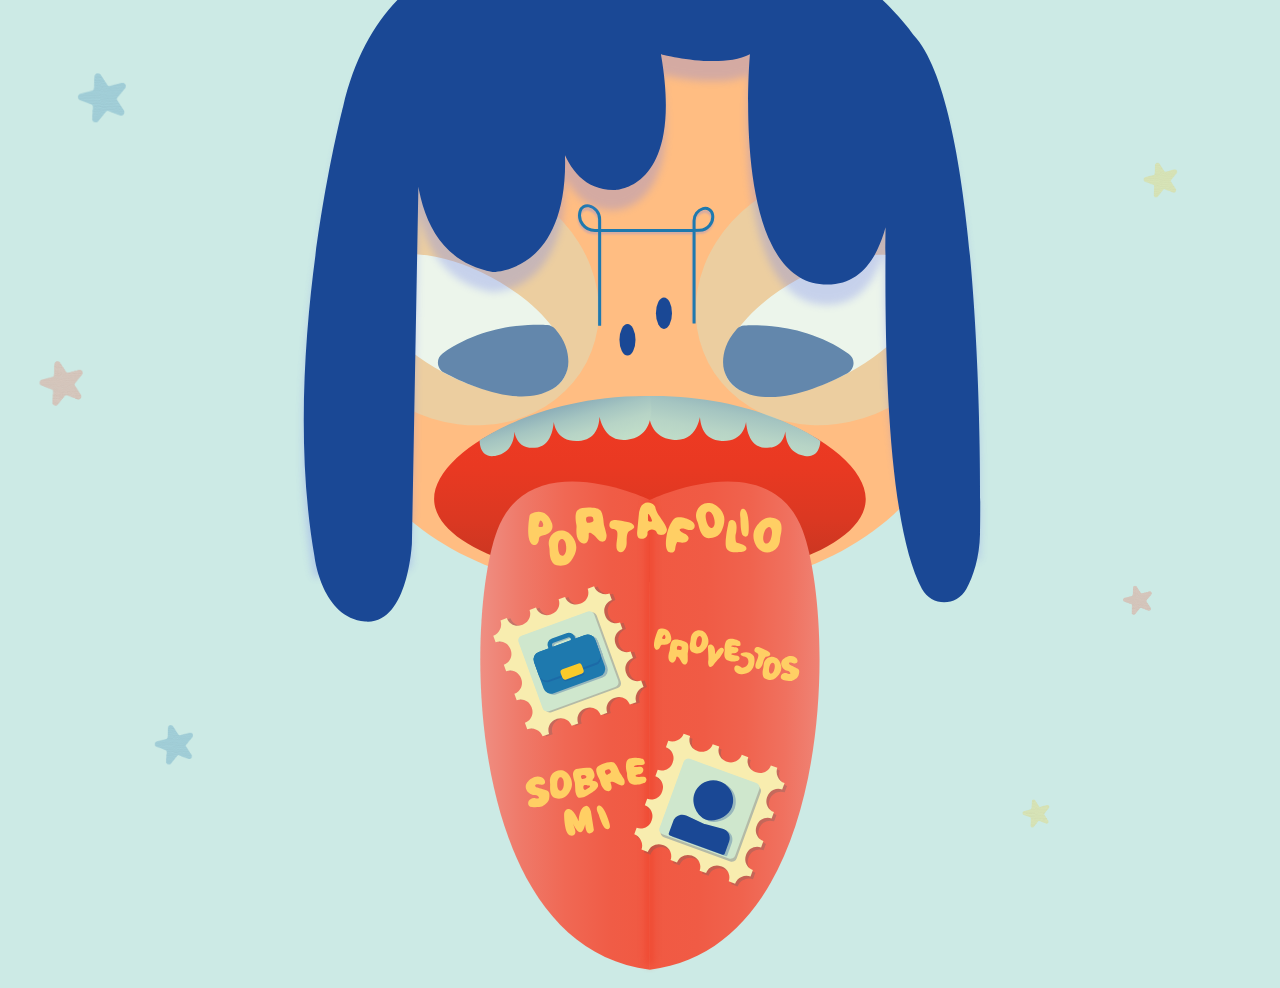
<file: index.html>
<!DOCTYPE html>
<html lang="es">
<head>
    <meta charset="UTF-8">
    <meta name="viewport" content="width=device-width, initial-scale=1.0">
    <title>Portafolio - Home</title>
    <link rel="stylesheet" href="index.css">
</head>
<body>
    
    <main class="hero">
        <div class="hero-container">

<img src="SVG/Portafolio.svg"
     alt="Portafolio"
     class="portfolio-svg">
        

<!-- ESTRELLAS -->

<img src="SVG/Estrella A.svg" class="estrella estrella1">
<img src="SVG/Estrella Am.svg" class="estrella estrella2">
<img src="SVG/Estrella R.svg" class="estrella estrella3">

<img src="SVG/Estrella R.svg" class="estrella estrella4">
<img src="SVG/Estrella A.svg" class="estrella estrella5">
<img src="SVG/Estrella Am.svg" class="estrella estrella6">

<img src="SVG/Estrella A.svg" class="estrella estrella7">
<img src="SVG/Estrella R.svg" class="estrella estrella8">



            <!-- Cara (base) -->
            <img src="SVG/Cara.svg" alt="Cara" class="Cara">

            <!-- Peril -->
        <a href="Peril.html" class="btn-Peril">
            <img src="SVG/Peril.svg" alt="Peril" class="Peril">
            
        </a>

<img src="SVG/Sobre mi.svg"
     alt="Sobre mi"
     class="sobre-svg">


            <a href="Trabajos.html" class="btn-Trabajos">
            <img src="SVG/Trabajos.svg" alt="Trabajos" class="Trabajos">
            </a>

<img src="SVG/Proyectos.svg"
     alt="Proyectos"
     class="proyectos-svg">

        </div>
    </main>

</body>
</html>
</file>
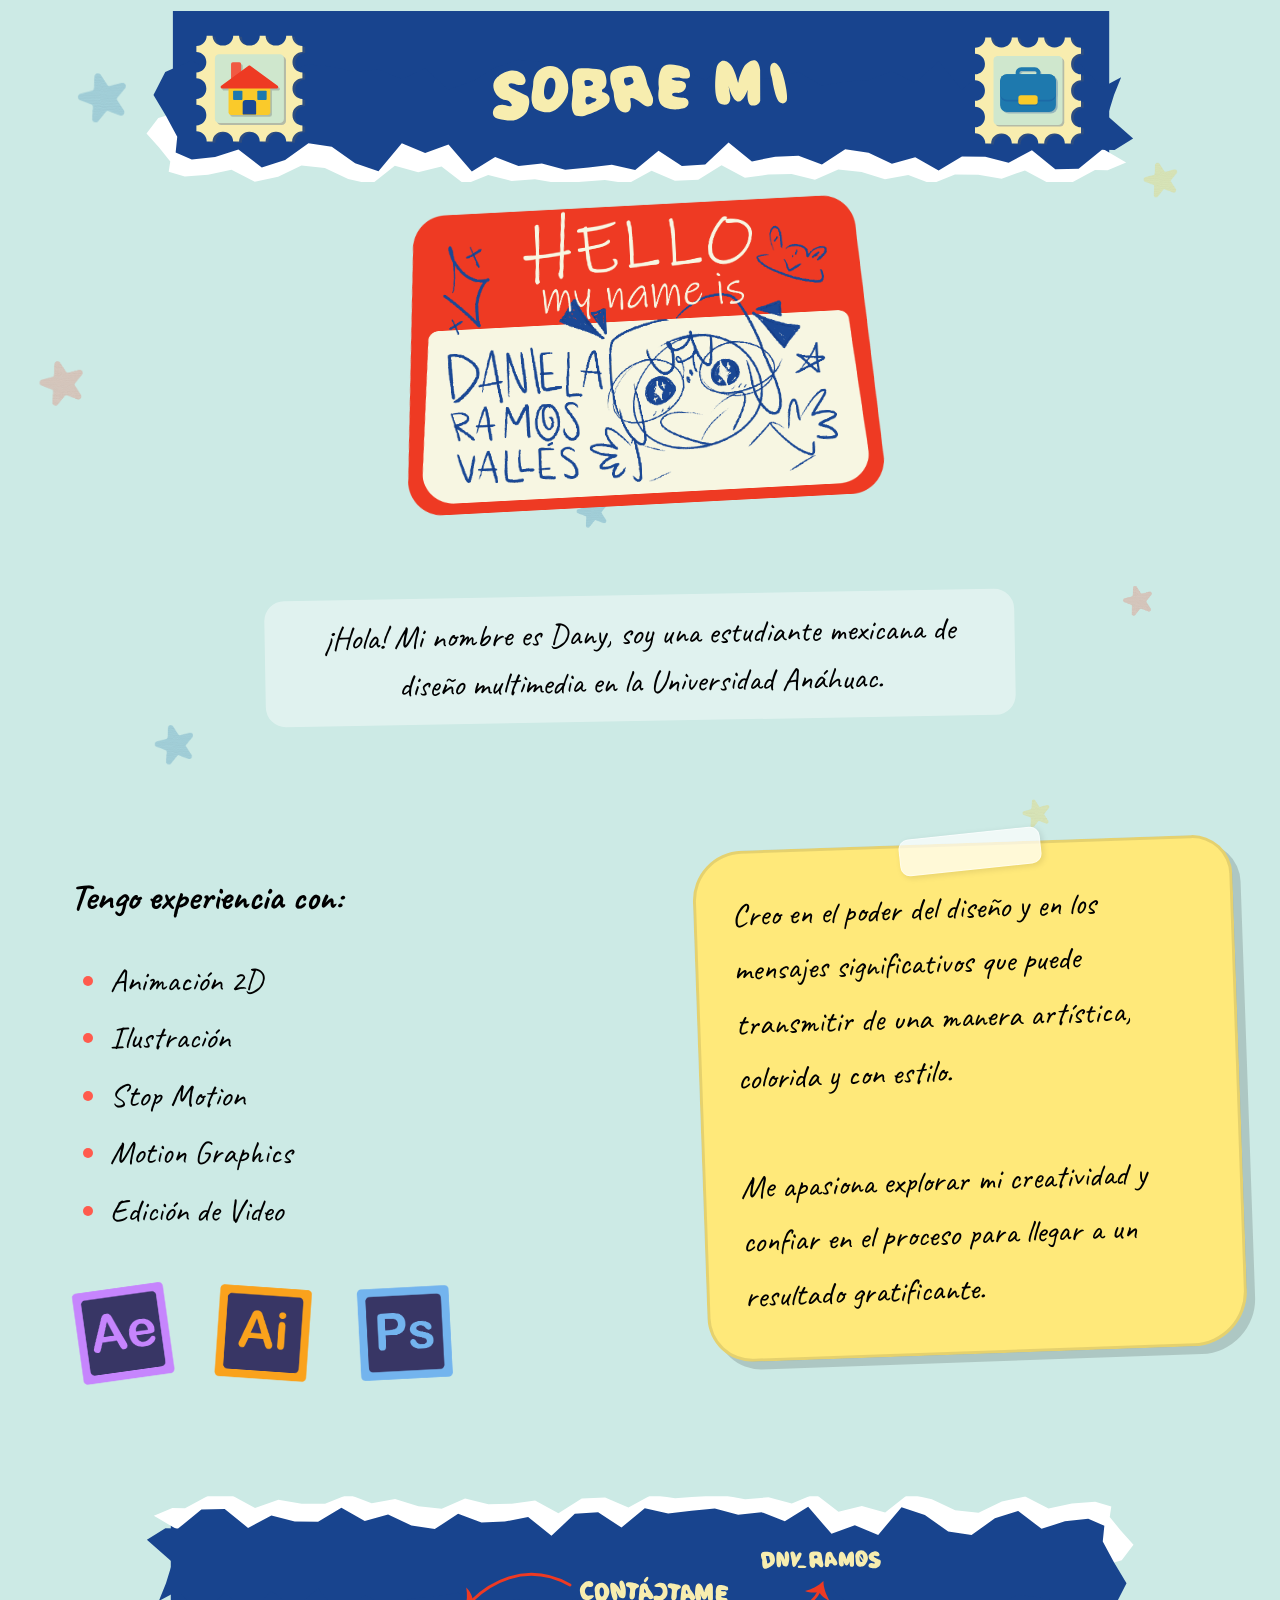
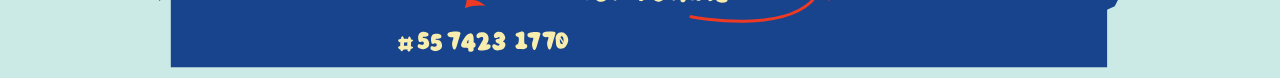
<file: Peril.html>
<!DOCTYPE html>
<html lang="es">

<head>
    <meta charset="UTF-8">
    <meta name="viewport" content="width=device-width, initial-scale=1.0">

    <!-- Fuente -->
    <link rel="preconnect" href="https://fonts.googleapis.com">
    <link rel="preconnect" href="https://fonts.gstatic.com" crossorigin>

    <link href="https://fonts.googleapis.com/css2?family=Caveat:wght@400;500;700&display=swap" rel="stylesheet">

    <title>Sobre Mi</title>

    <link rel="stylesheet" href="Peril.css">
</head>

<body>

<!-- ESTRELLAS -->

<img src="SVG/Estrella A.svg" class="estrella estrella1">
<img src="SVG/Estrella Am.svg" class="estrella estrella2">
<img src="SVG/Estrella R.svg" class="estrella estrella3">

<img src="SVG/Estrella R.svg" class="estrella estrella4">
<img src="SVG/Estrella A.svg" class="estrella estrella5">
<img src="SVG/Estrella Am.svg" class="estrella estrella6">

<img src="SVG/Estrella A.svg" class="estrella estrella7">
<img src="SVG/Estrella R.svg" class="estrella estrella8">



    <!-- HEADER -->
    <header class="header">

        <!-- Tira papel -->
        <img src="SVG/Tira de papel.svg" alt="Tira de papel" class="tira-papel">

       <img src="SVG/Sobre mi 2.svg"
     alt="Sobre mi"
     class="header-sobre">

     
        <!-- Home -->
        <a href="index.html" class="btn-home">
            <img src="SVG/Home.svg" alt="Home" class="home">
        </a>

        <!-- Trabajos -->
        <a href="Trabajos.html" class="btn-trabajos">
            <img src="SVG/Trabajos.svg" alt="Trabajos" class="trabajos-header">
        </a>

    </header>

<section class="nombre-section">

    <img src="1x/My name is.png" 
         alt="My name is" 
         class="my-name">

</section>

<section class="bio-intro">

    <p class="bio-texto">
        ¡Hola! Mi nombre es Dany, soy una estudiante mexicana de diseño multimedia en la Universidad Anáhuac.
    </p>

</section>

<section class="info-section">

    <!-- EXPERIENCIA -->
    <section class="experiencia">

        <h2 class="experiencia-titulo">
            Tengo experiencia con:
        </h2>

        <ul class="experiencia-lista">
            <li>Animación 2D</li>
            <li>Ilustración</li>
            <li>Stop Motion</li>
            <li>Motion Graphics</li>
            <li>Edición de Video</li>
        </ul>

        <!-- Programas -->
        <div class="software-icons">

            <img src="1x/After effects.png"
                 alt="After Effects"
                 class="software-icon">

            <img src="1x/Illustrator.png"
                 alt="Illustrator"
                 class="software-icon">

            <img src="1x/Photoshop.png"
                 alt="Photoshop"
                 class="software-icon">

        </div>

    </section>



    <!-- CREATIVIDAD -->
<section class="creatividad">

    <div class="postit-container">

        <!-- Tape -->
        <div class="tape"></div>

        <!-- Texto -->
        <div class="creatividad-texto">

            Creo en el poder del diseño y en los mensajes significativos que puede transmitir de una manera artística, colorida y con estilo.
            <br><br>
            Me apasiona explorar mi creatividad y confiar en el proceso para llegar a un resultado gratificante.

        </div>

    </div>

</section>

</section>



   <!-- FOOTER -->
<footer class="footer-paper">

    <!-- SVG Contactame -->
    <img src="SVG/Contactame.svg"
         alt="Contáctame"
         class="contactame-svg">

    <!-- Tira papel -->
    <img src="SVG/Tira de papel.svg" 
         alt="Tira de papel" 
         class="tira-papel">

</footer>

</body>
</html>
</file>
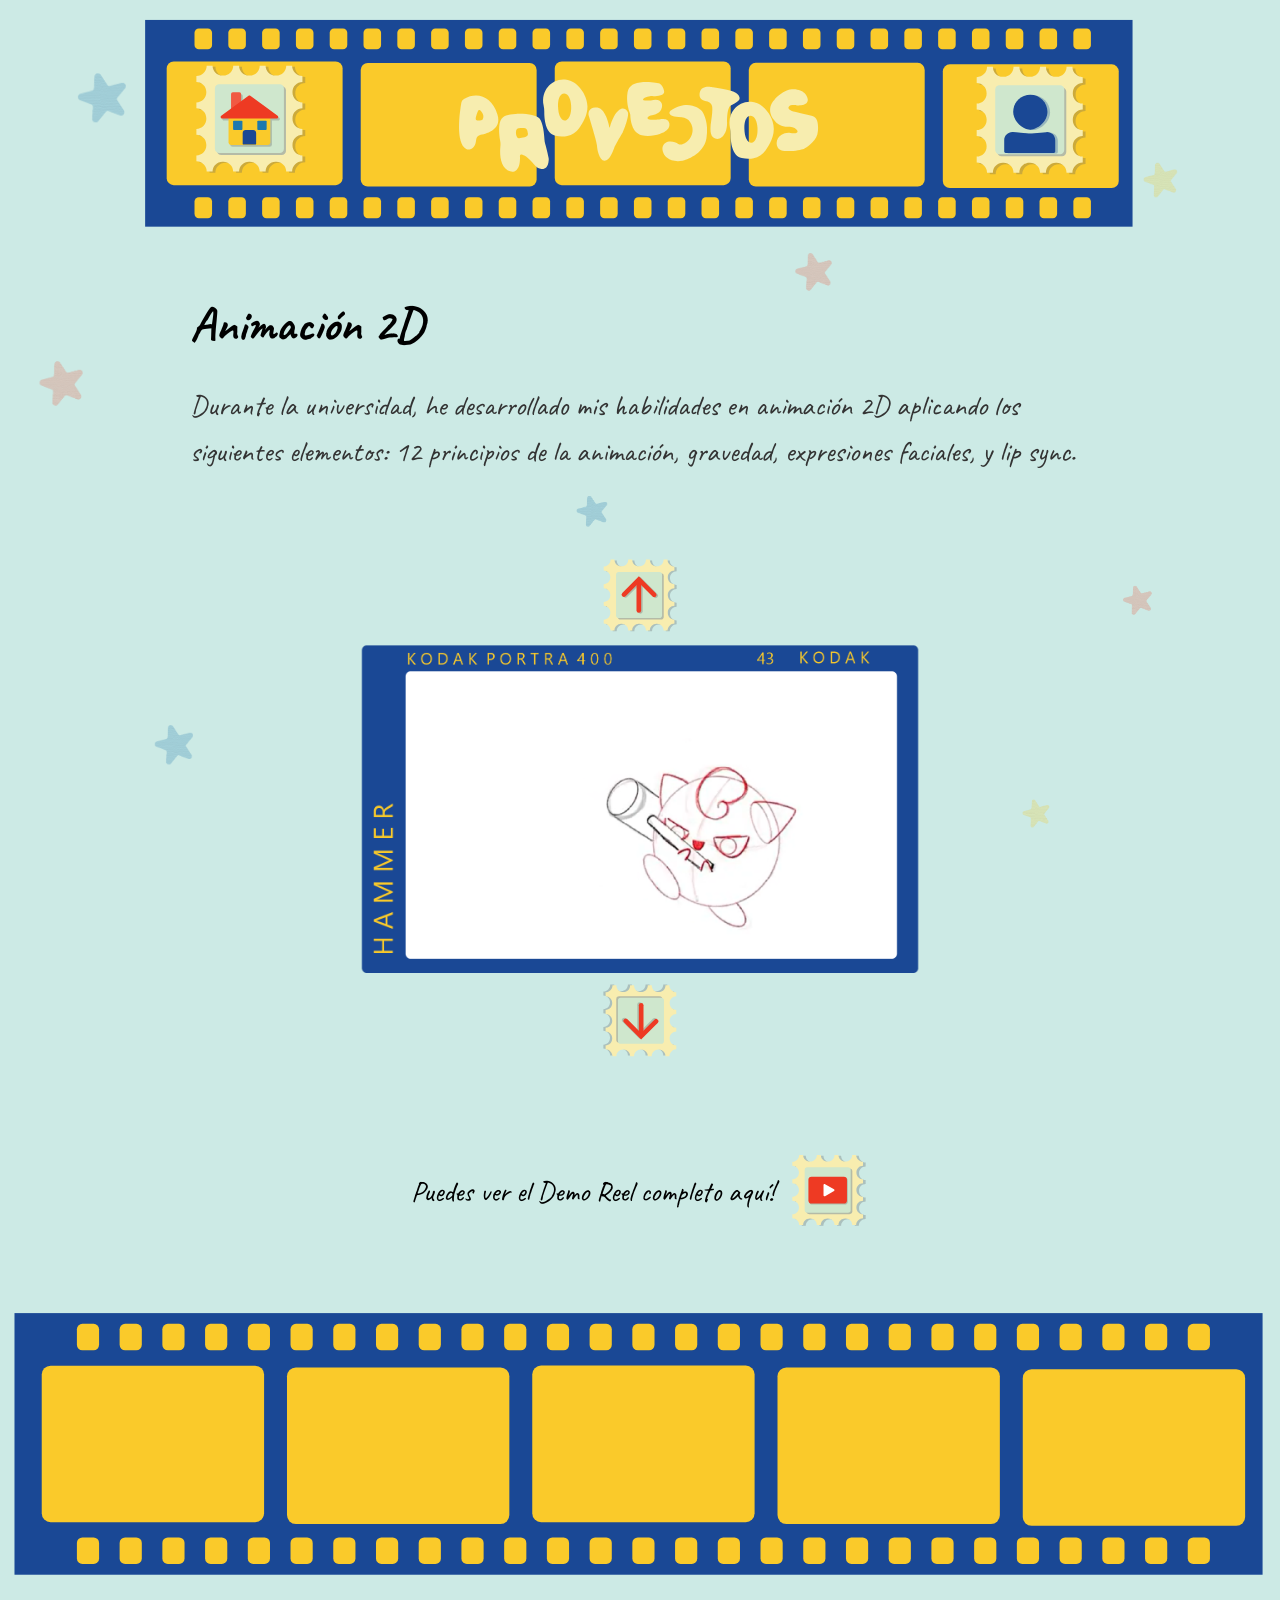
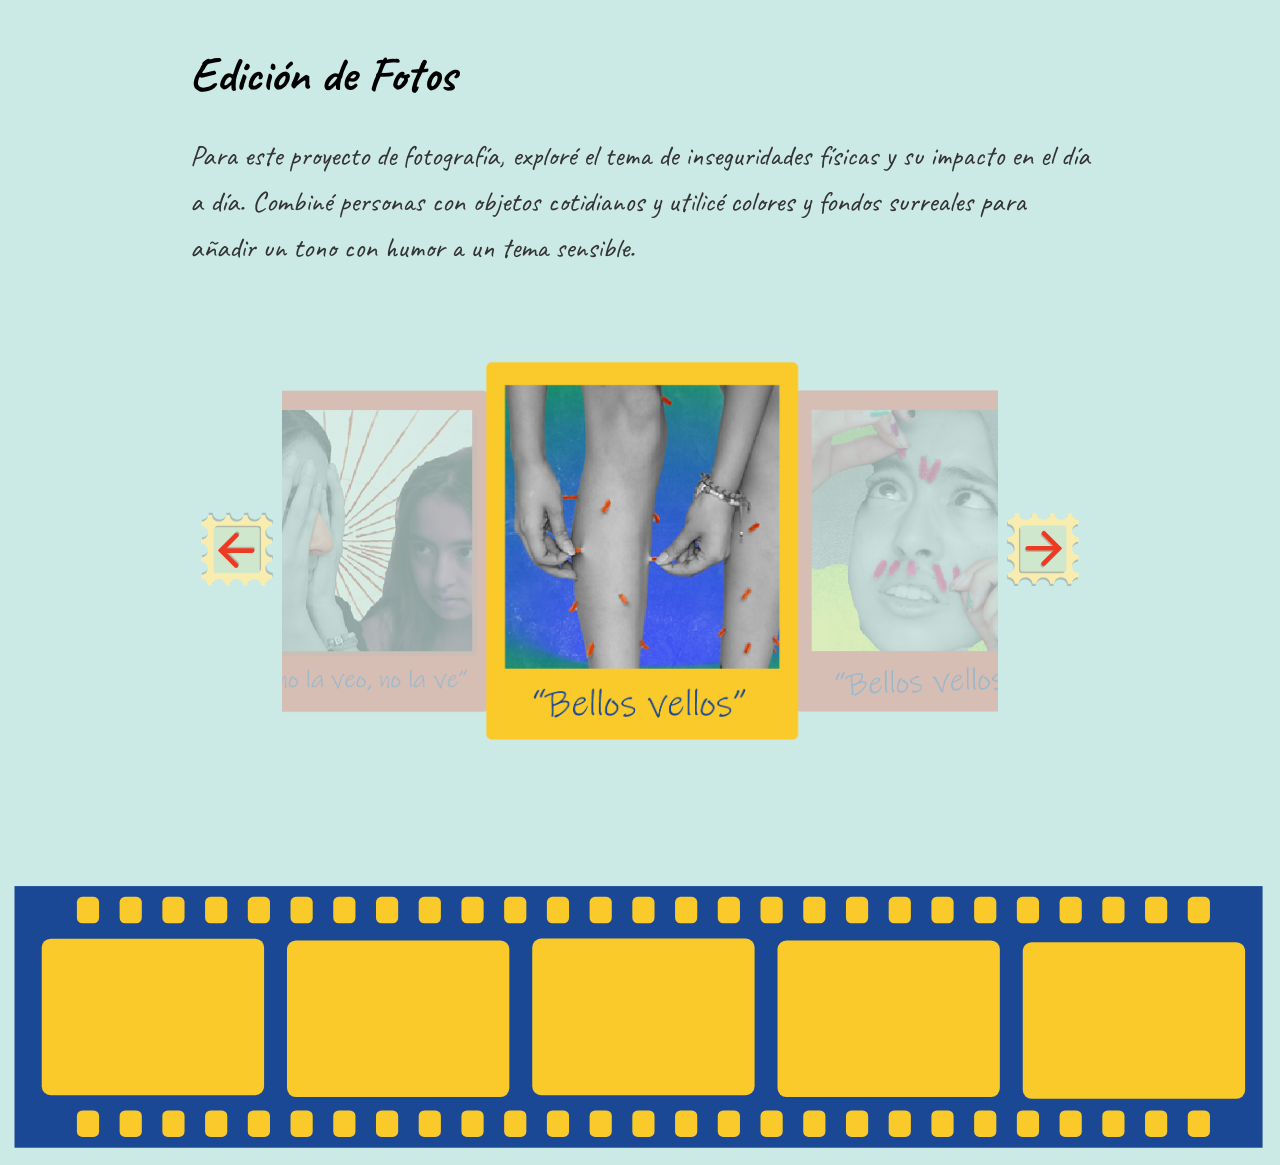
<file: Trabajos.html>
<!DOCTYPE html>
<html lang="es">
<head>
    <meta charset="UTF-8">
    <meta name="viewport" content="width=device-width, initial-scale=1.0">
    <link rel="preconnect" href="https://fonts.googleapis.com">
<link rel="preconnect" href="https://fonts.gstatic.com" crossorigin>

<link href="https://fonts.googleapis.com/css2?family=Caveat:wght@400;500;700&display=swap" rel="stylesheet">
    <title>Trabajos</title>
    <link rel="stylesheet" href="Trabajo.css">
</head>
<body>

<!-- ESTRELLAS -->

<img src="SVG/Estrella A.svg" class="estrella estrella1">
<img src="SVG/Estrella Am.svg" class="estrella estrella2">
<img src="SVG/Estrella R.svg" class="estrella estrella3">

<img src="SVG/Estrella R.svg" class="estrella estrella4">
<img src="SVG/Estrella A.svg" class="estrella estrella5">
<img src="SVG/Estrella Am.svg" class="estrella estrella6">

<img src="SVG/Estrella A.svg" class="estrella estrella7">
<img src="SVG/Estrella R.svg" class="estrella estrella8">


    <!-- HEADER -->
    <header class="header">

        <!-- Tira film (fondo/base) -->
        <img src="SVG/Tira film.svg" alt="Tira film" class="tira-film">

     <img src="SVG/Proyectos 2.svg"
     alt="Proyectos"
     class="header-proyectos">

     
        <!-- Botón Home (izquierda) -->
        <a href="index.html" class="btn-home">
            <img src="SVG/Home.svg" alt="Home" class="home">
        </a>

        <!-- Botón Peril (derecha) -->
        <a href="Peril.html" class="btn-peril-header">
            <img src="SVG/Peril.svg" alt="Peril" class="peril-header">
        </a>

    </header>
<section class="intro">
    <h1 class="titulo">Animación 2D</h1>
    <p class="descripcion">
        Durante la universidad, he desarrollado mis habilidades en animación 2D aplicando los siguientes elementos: 12 principios de la animación, gravedad, expresiones faciales, y lip sync.
    </p>

    <section class="carousel">

    <!-- Botón arriba -->
    <button class="btn up" id="btnUp">
        <img src="SVG/Multi flecha.svg" alt="Arriba">
    </button>

    <!-- Contenedor -->
   <div class="carousel-container">

    <img src="1x/Hammer.png" class="slide active">
    <img src="1x/Lip sync.png" class="slide">
    <img src="1x/Ghost.png" class="slide">
    <img src="1x/Final anim.png" class="slide">

</div>

    <!-- Botón abajo -->
    <button class="btn down" id="btnDown">
        <img src="SVG/Multi flecha.svg" alt="Abajo">
    </button>

</section>
</section>

<section class="demo-reel">
    
    <p class="demo-texto">
        Puedes ver el Demo Reel completo aquí!
    </p>

    <a href="https://youtu.be/oBrlHNEBtF8" class="btn-youtube" target="_blank">
        <img src="SVG/Youtube.svg" alt="YouTube" class="youtube-icon">
    </a>

</section>

<div class="separador">
    <img src="SVG/Tira film.svg" alt="Separador" class="tira-film">
</div>

<section class="intro fotos">
    <h1 class="titulo">Edición de Fotos</h1>
    <p class="descripcion">
        Para este proyecto de fotografía, exploré el tema de inseguridades físicas y su impacto en el día a día. Combiné personas con objetos cotidianos y utilicé colores y fondos surreales para añadir un tono con humor a un tema sensible.
    </p>
</section>

<section class="carousel-fotos">

    <!-- Botón izquierda -->
    <button class="btn left" id="btnLeft">
        <img src="SVG/Multi flecha.svg" alt="Anterior">
    </button>

    <!-- Contenedor -->
    <div class="carousel-track">

        <img src="1x/Bellos vellos 1.png" class="slide-foto active">
        <img src="1x/Bellos vellos 2.png" class="slide-foto">
        <img src="1x/Hasta los huesos.png" class="slide-foto">
        <img src="1x/Si no la veo.png" class="slide-foto">

    </div>

    <!-- Botón derecha -->
    <button class="btn right" id="btnRight">
        <img src="SVG/Multi flecha.svg" alt="Siguiente">
    </button>

</section>


<!-- CIERRE -->
<div class="footer-film">
    <img src="SVG/Tira film.svg" alt="Tira film" class="tira-film">
</div>


<script>
const slidesFotos = document.querySelectorAll(".slide-foto");
let indexFoto = 0;

function updateCarousel() {
    slidesFotos.forEach(slide => {
        slide.classList.remove("active", "prev", "next");
    });

    slidesFotos[indexFoto].classList.add("active");

    let prev = (indexFoto - 1 + slidesFotos.length) % slidesFotos.length;
    let next = (indexFoto + 1) % slidesFotos.length;

    slidesFotos[prev].classList.add("prev");
    slidesFotos[next].classList.add("next");
}

document.getElementById("btnRight").addEventListener("click", () => {
    indexFoto = (indexFoto + 1) % slidesFotos.length;
    updateCarousel();
});

document.getElementById("btnLeft").addEventListener("click", () => {
    indexFoto = (indexFoto - 1 + slidesFotos.length) % slidesFotos.length;
    updateCarousel();
});

updateCarousel();
</script>

<script>
const slides = document.querySelectorAll(".slide");
let index = 0;

function updateSlides() {
    slides.forEach(slide => {
        slide.classList.remove("active", "next", "prev");
    });

    slides[index].classList.add("active");

    let next = (index + 1) % slides.length;
    let prev = (index - 1 + slides.length) % slides.length;

    slides[next].classList.add("next");
    slides[prev].classList.add("prev");
}

document.getElementById("btnDown").addEventListener("click", () => {
    index = (index + 1) % slides.length;
    updateSlides();
});

document.getElementById("btnUp").addEventListener("click", () => {
    index = (index - 1 + slides.length) % slides.length;
    updateSlides();
});

updateSlides();
</script>
</body>
</html>
</file>
<file: index.css>
body {
    background: #cceae5;
    height: 100vh;
    justify-content: center;
    display: flex;
    align-items: center;
}


.hero-container {
    position: relative;
    width: 70vw;
    max-width: 700px;
}

/* 🔵 Cara (más controlada) */
.Cara {
    width: 100%;
    margin: 0 auto;
    display: block;
}

/* 🔴 Base para los elementos encima */
.Peril,
.Trabajos {
    position: absolute;
    width: 20%;
    left: 50%;
    transform-origin: center;
    transition: transform 0.3s ease, filter 0.3s ease;
    cursor: pointer;
}

/* 🟡 Trabajos (arriba) */
.Trabajos {
    top: 69%;
    left: 40%;
    transform: translate(-50%, -50%) rotate(-20deg);
}

/* 🟢 Peril (más abajo) */
.Peril {
    top: 83%;
    left: 60%;
    transform: translate(-50%, -50%) rotate(20deg);
}



/* Hover Trabajos */
.btn-Trabajos:hover .Trabajos {
    transform: translate(-50%, -50%) rotate(-30deg) scale(1.1);
}

/* Hover Peril ARREGLAR*/
.btn-Peril:hover .Peril {
    transform: translate(-50%, -50%) rotate(30deg) scale(1.1);
}


/* ========================= */
/* PORTAFOLIO SVG */
/* ========================= */

.portfolio-svg {
    position: absolute;

    width: 37%;

    top: 54%;
    left: 52%;

    transform: translateX(-50%);

    z-index: 10;
}

/* ========================= */
/* PROYECTOS SVG */
/* ========================= */

.proyectos-svg {
    position: absolute;

    width: 22%;

    top: 65%;
    left: 52%;

    transform: rotate(-8deg);

    z-index: 9;
}

/* ========================= */
/* SOBRE MI SVG */
/* ========================= */

.sobre-svg {
    position: absolute;

    width: 18%;

    top: 78%;
    left: 33%;

    transform: rotate(0deg);

    z-index: 9;

    transition: transform 0.3s ease;
}

/* ========================= */
/* ESTRELLAS */
/* ========================= */

.estrella {
    position: fixed;

    opacity: 0.25;

    z-index: -1;

    pointer-events: none;
}

/* Posiciones */

.estrella1 {
    width: 50px;
    top: 8%;
    left: 6%;
}

.estrella2 {
    width: 35px;
    top: 18%;
    right: 8%;
}

.estrella3 {
    width: 45px;
    top: 40%;
    left: 3%;
}

.estrella4 {
    width: 30px;
    top: 65%;
    right: 10%;
}

.estrella5 {
    width: 40px;
    bottom: 15%;
    left: 12%;
}

.estrella6 {
    width: 28px;
    bottom: 8%;
    right: 18%;
}

.estrella7 {
    width: 32px;
    top: 55%;
    left: 45%;
}

.estrella8 {
    width: 38px;
    top: 28%;
    right: 35%;
}

@keyframes float {

    0% {
        transform: translateY(0px);
    }

    50% {
        transform: translateY(-10px);
    }

    100% {
        transform: translateY(0px);
    }
}

.estrella2,
.estrella5,
.estrella8 {
    animation: float 4s ease-in-out infinite;
}

@media screen and (max-width: 768px) {

   /* responsive index */

}
</file>
<file: Peril.css>
body {
    background: #cceae5;
    margin: 0;
    padding: 0;
}

/* ========================= */
/* HEADER */
/* ========================= */

.header {
    position: relative;
    width: 100%;
    max-width: 1000px;
    margin: 0 auto;
}

/* Tira */
.tira-papel {
    width: 100%;
    display: block;
}

/* ========================= */
/* TITULO SOBRE MI SVG */
/* ========================= */

.header-sobre {
    position: absolute;

    width: 32%;

    top: 50%;
    left: 50%;

    transform: translate(-50%, -50%);

    z-index: 5;
}

/* Botones */
.btn-home,
.btn-trabajos {
    position: absolute;
    top: 50%;

    transform: translateY(-50%);
}

/* Home */
.btn-home {
    left: 5%;
}

/* Trabajos */
.btn-trabajos {
    right: 5%;
}

/* SVGs */
.home,
.trabajos-header {
    width: 120px;
    transition: transform 0.3s ease;
}

/* Hover */
.btn-home:hover .home {
    transform: scale(1.1);
}

.btn-trabajos:hover .trabajos-header {
    transform: scale(1.1);
}

/* ========================= */
/* FOOTER */
/* ========================= */

.footer-paper {
    width: 100%;
    max-width: 1000px;

    margin: 120px auto 0 auto;

    overflow: hidden;
}

.footer-paper .tira-papel {
    width: 100%;
    display: block;
    transform: rotate(180deg);
}


/* ========================= */
/* CONTACTAME */
/* ========================= */

.footer-paper {

    position: relative;

    width: 100%;
}

.contactame-svg {

    position: absolute;

    width: 500px;

    left: 50%;
    top: 58%;

    transform: translate(-50%, -50%);

    z-index: 5;
}


/* ========================= */
/* MY NAME IS */
/* ========================= */

.nombre-section {
    width: 100%;

    display: flex;
    justify-content: center;

    margin-top: 10px;
}

.my-name {
    width: 500px;
transform: rotate(-3deg);
    display: block;
}


/* ========================= */
/* BIO INTRO */
/* ========================= */

.bio-intro {
    width: 100%;

    display: flex;
    justify-content: center;

    margin-top: 40px;
}

.bio-texto {
    max-width: 700px;

    text-align: center;

    font-family: 'Caveat';
    font-size: 2rem;
    line-height: 1.5;

    color: #000;

    padding: 0 20px;
    transform: rotate(-1deg);
    background: rgba(255,255,255,0.4);

padding: 15px 25px;

border-radius: 20px;
}

/* ========================= */
/* EXPERIENCIA */
/* ========================= */

.experiencia {
   width: 45%;
    max-width: 900px;

    margin: -10px auto;

    padding: 0 30px;
}

/* Título */
.experiencia-titulo {
    font-family: 'Caveat';
    font-size: 2.3rem;

    color: #000;

    margin-bottom: 20px;
}

/* Lista */
.experiencia-lista {
    font-family: 'Caveat';
    font-size: 2rem;

    line-height: 1.8;

    color: #000;

    padding-left: 40px;
}

/* Bullets */
.experiencia-lista li::marker {
    color: #ff5b4d;
}

/* Iconos */
.software-icons {
    display: flex;
    gap: 30px;

    margin-top: 40px;

    align-items: center;
}

/* SVGs */
.software-icon {
    width: 110px;

    transition: transform 0.3s ease;
}

/* Hover */
.software-icon:hover {
    transform: scale(1.1) rotate(-5deg);
}

.software-icon:nth-child(1) {
    transform: rotate(-8deg);
}

.software-icon:nth-child(2) {
    transform: rotate(4deg);
}

.software-icon:nth-child(3) {
    transform: rotate(-3deg);
}


/* ========================= */
/* CREATIVIDAD */
/* ========================= */

.creatividad {
    width: 45%;
    max-width: 700px;

    margin: -10px auto;

    display: flex;
    justify-content: center;
}

/* ========================= */
/* POST IT CONTAINER */
/* ========================= */

.postit-container {

    position: relative;

    display: inline-block;
}


.creatividad-texto {

    font-family: 'Caveat';
    font-size: 2rem;

    line-height: 1.7;

    color: #000;

    padding: 35px;

    background: #ffe97a;

    border: 3px solid rgba(0,0,0,0.1);

    border-radius: 50px 40px 55px 45px;

    box-shadow: 8px 8px 0px rgba(0,0,0,0.15);

    transform: rotate(-2deg);

    max-width: 500px;
}


/* ========================= */
/* TAPE */
/* ========================= */

.tape {

    width: 140px;
    height: 35px;

    background: rgba(255,255,255,0.7);

    position: absolute;

    top: -10px;
    left: 50%;

    transform: translateX(-50%) rotate(-6deg);

    border-radius: 10px;

    opacity: 1;

    z-index: 10;

    border: 1px solid rgba(255,255,255,0.5);

    box-shadow: 2px 2px 6px rgba(0,0,0,0.1);
}


/* CONTENEDOR GENERAL */

.info-section {
    display: flex;

    justify-content: center;
    align-items: flex-start;

    gap: 60px;

    max-width: 1200px;

    margin: 100px auto;

    padding: 0 40px;
}


/* ========================= */
/* ESTRELLAS */
/* ========================= */

.estrella {
    position: fixed;

    opacity: 0.25;

    z-index: -1;

    pointer-events: none;
}

/* Posiciones */

.estrella1 {
    width: 50px;
    top: 8%;
    left: 6%;
}

.estrella2 {
    width: 35px;
    top: 18%;
    right: 8%;
}

.estrella3 {
    width: 45px;
    top: 40%;
    left: 3%;
}

.estrella4 {
    width: 30px;
    top: 65%;
    right: 10%;
}

.estrella5 {
    width: 40px;
    bottom: 15%;
    left: 12%;
}

.estrella6 {
    width: 28px;
    bottom: 8%;
    right: 18%;
}

.estrella7 {
    width: 32px;
    top: 55%;
    left: 45%;
}

.estrella8 {
    width: 38px;
    top: 28%;
    right: 35%;
}

@keyframes float {

    0% {
        transform: translateY(0px);
    }

    50% {
        transform: translateY(-10px);
    }

    100% {
        transform: translateY(0px);
    }
}

.estrella2,
.estrella5,
.estrella8 {
    animation: float 4s ease-in-out infinite;
}


/* ========================= */
/* RESPONSIVE */
/* ========================= */

@media screen and (max-width: 768px) {

    /* HEADER */

    .home,
    .trabajos-header {
        width: 50px;
    }

    .header-sobre {
        width: 150px;
    }

    /* MY NAME */

    .my-name {
        width: 85vw;
        max-width: 350px;
    }

    /* BIO */

    .bio-texto {
        font-size: 1.4rem;
        text-align: center;

        padding: 0 20px;
    }

    /* INFO SECTION */

    .info-section {

        display: flex;

        flex-direction: column;

        align-items: center;

        gap: 50px;

        padding: 0 20px;
    }

    /* EXPERIENCIA */

    .experiencia {

        width: 100%;

        text-align: center;
    }

    .experiencia-titulo {
        font-size: 2rem;
    }

    .experiencia-lista {
        font-size: 1.5rem;

        padding-left: 0;

        list-style-position: inside;
    }

    /* SOFTWARE */

    .software-icons {

        display: flex;

        justify-content: center;

        gap: 20px;

        flex-wrap: wrap;
    }

    .software-icon {
        width: 70px;
    }

    /* POST IT */

    .creatividad {

        width: 100%;

        display: flex;

        justify-content: center;
    }

    .creatividad-texto {

        font-size: 1.5rem;

        max-width: 90vw;

        padding: 25px;

        transform: rotate(-1deg);
    }

    .tape {

        width: 100px;

        height: 25px;
    }

    /* ESTRELLAS */

    .estrella {
        width: 40px;
    }

    /* FOOTER */

    .contactame-svg {
        width: 300px;
    }

}
</file>
<file: Trabajo.css>
body {
    background: #cceae5;
}

.header {
    position: relative;
    width: 100%;
    max-width: 1000px;
    margin: 0 auto;
}

/* ========================= */
/* TITULO SVG */
/* ========================= */

.header-proyectos {
    position: absolute;

    width: 38%;

    top: 50%;
    left: 50%;

    transform: translate(-50%, -50%);

    z-index: 5;
}

/* Tira film = base */
.tira-film {
    width: 100%;
    display: block;
}

/* Botones encima */
.btn-home,
.btn-peril-header {
    position: absolute;
    top: 50%;
    transform: translateY(-50%);
}

/* Home izquierda */
.btn-home {
    left: 5%;
}

/* Peril derecha */
.btn-peril-header {
    right: 5%;
}

/* Tamaños SVG */
.home,
.peril-header {
    width: 120px;
    transition: transform 0.3s ease;
}

.btn-home:hover .home {
    transform: scale(1.1);
}

.btn-peril-header:hover .peril-header {
    transform: scale(1.1);
}

.intro {
    max-width: 900px;
    margin: 60px auto;
    padding: 0 20px;
    text-align: left;
}

.titulo {
    font-family: 'Caveat', cursive;
    font-size: 3rem;
    margin-bottom: 20px;
    color: #000;
}

.descripcion {
    font-family: 'Caveat';
    font-size: 1.8rem;
    line-height: 1.6;
    color: #333;
}


/* CARRUSEL ANIMACIÓN */


.carousel {
    margin: 80px auto;
    display: flex;
    flex-direction: column;
    align-items: center;
    gap: 0px;
}

/* Botones */
.btn {
    background: none;
    border: none;
    cursor: pointer;
}

/* Acercar botones al carrusel */
.btn.up {
    margin-bottom: -20px;
}

.btn.down {
    margin-top: -235px;
}

.btn img {
    width: 80px;
    transition: transform 0.3s ease;
}

.btn:hover img {
    transform: scale(1.2) rotate(180deg);
}

.btn.up:hover img {
    transform: scale(1.2);
}

.down img {
    transform: rotate(180deg);
}

/* Contenedor */
.carousel-container {
    position: relative;
    width: 600px;
    height: 600px;
}

/* Slides apilados */
.slide {
    position: absolute;
    width: 100%;
    top: 0;
    left: 0;

    opacity: 0;
    transform: scale(0.8) translateY(20px);

    transition: all 0.5s ease;
}

/* Activo */
.slide.active {
    opacity: 1;
    transform: scale(1) translateY(0);
    z-index: 3;
}

/* Segundo plano */
.slide.next {
    opacity: 0.4;
    transform: scale(0.9) translateY(15px);
    z-index: 2;
}

/* Tercer plano */
.slide.prev {
    opacity: 0.2;
    transform: scale(0.85) translateY(25px);
    z-index: 1;
}

/* ========================= */
/* DEMO REEL */
/* ========================= */

.demo-reel {
    display: flex;
    align-items: center;
    justify-content: center;
    gap: 15px;

    margin: 60px 0;
}

/* Texto */
.demo-texto {
    font-family: 'Caveat';
    font-size: 1.8rem;
    color: #000;
}

/* Icono */
.youtube-icon {
    width: 80px;
    transition: transform 0.3s ease;
    cursor: pointer;
}

.btn-youtube:hover .youtube-icon {
    transform: scale(1.2);
}

/* ========================= */
/* SEPARADOR */
/* ========================= */

.separador {
    width: 100%;
    margin: 60px 0;
}

.separador .tira-film {
    width: 100%;
    display: block;
}

/* ========================= */
/* CARRUSEL FOTOS */
/* ========================= */

.carousel-fotos {
    position: relative;
    width: 100%;
    max-width: 900px;
    margin: 80px auto;

    display: flex;
    align-items: center;
    justify-content: center;
}

/* Contenedor */
.carousel-track {
    position: relative;
    width: 100%;
    height: 400px;
    overflow: hidden;
}

/* Slides */
.slide-foto {
    position: absolute;
    width: 100%;
    height: 100%;
    object-fit: contain;

    opacity: 0;
    transform: translateX(50%) scale(0.9);

    transition: all 0.5s ease;
}

/* Activo */
.slide-foto.active {
    opacity: 1;
    transform: translateX(0) scale(1);
    z-index: 2;
}

/* Izquierda (prev) */
.slide-foto.prev {
    opacity: 0.3;
    transform: translateX(-40%) scale(0.85);
    z-index: 1;
}

/* Derecha (next) */
.slide-foto.next {
    opacity: 0.3;
    transform: translateX(40%) scale(0.85);
    z-index: 1;
}

.left {
    left: -40px;
}

.right {
    right: -40px;
}

/* Botón izquierdo */
.left img {
    transform: rotate(-90deg);
}

/* Botón derecho */
.right img {
    transform: rotate(90deg);
}

.btn.left:hover img {
    transform: scale(1.2) rotate(-90deg);
}

.btn.right:hover img {
    transform: scale(1.2) rotate(90deg);
}

/* ========================= */
/* FOOTER */
/* ========================= */

.footer-film {
    width: 100%;
    margin-top: 120px;
}

.footer-film .tira-film {
    width: 100%;
    display: block;
}

/* ========================= */
/* ESTRELLAS */
/* ========================= */

.estrella {
    position: fixed;

    opacity: 0.25;

    z-index: -1;

    pointer-events: none;
}

/* Posiciones */

.estrella1 {
    width: 50px;
    top: 8%;
    left: 6%;
}

.estrella2 {
    width: 35px;
    top: 18%;
    right: 8%;
}

.estrella3 {
    width: 45px;
    top: 40%;
    left: 3%;
}

.estrella4 {
    width: 30px;
    top: 65%;
    right: 10%;
}

.estrella5 {
    width: 40px;
    bottom: 15%;
    left: 12%;
}

.estrella6 {
    width: 28px;
    bottom: 8%;
    right: 18%;
}

.estrella7 {
    width: 32px;
    top: 55%;
    left: 45%;
}

.estrella8 {
    width: 38px;
    top: 28%;
    right: 35%;
}

@keyframes float {

    0% {
        transform: translateY(0px);
    }

    50% {
        transform: translateY(-10px);
    }

    100% {
        transform: translateY(0px);
    }
}

.estrella2,
.estrella5,
.estrella8 {
    animation: float 4s ease-in-out infinite;
}


/* ========================= */
/* RESPONSIVE */
/* ========================= */

@media screen and (max-width: 768px) {

    /* HEADER */

    .home,
    .peril-header {
        width: 50px;
    }

    .header-title,
    .header-proyectos {
        width: 150px;
    }

    /* TEXTOS */

    .titulo {
        font-size: 2rem;
        text-align: center;
    }

    .descripcion {
        font-size: 1.3rem;
        text-align: center;
    }

    .demo-texto {
        font-size: 1.3rem;
        text-align: center;
    }

    /* CARRUSEL ANIMACIÓN */

    .carousel-container {
        width: 85vw;
        height: 85vw;
    }

    .btn img {
        width: 60px;
    }

    .btn.down {
        margin-top: -120px;
    }

    /* DEMO REEL */

    .demo-reel {
        flex-direction: column;
        gap: 10px;
    }

    .youtube-icon {
        width: 60px;
    }

    /* CARRUSEL FOTOS */

    .carousel-track {
        height: 300px;
    }

    .left {
        left: -10px;
    }

    .right {
        right: -10px;
    }

    /* INTRO */

    .intro {
        margin: 40px auto;
        padding: 0 15px;
    }

    /* FOOTER */

    .footer-film {
        margin-top: 80px;
    }

}
</file>
